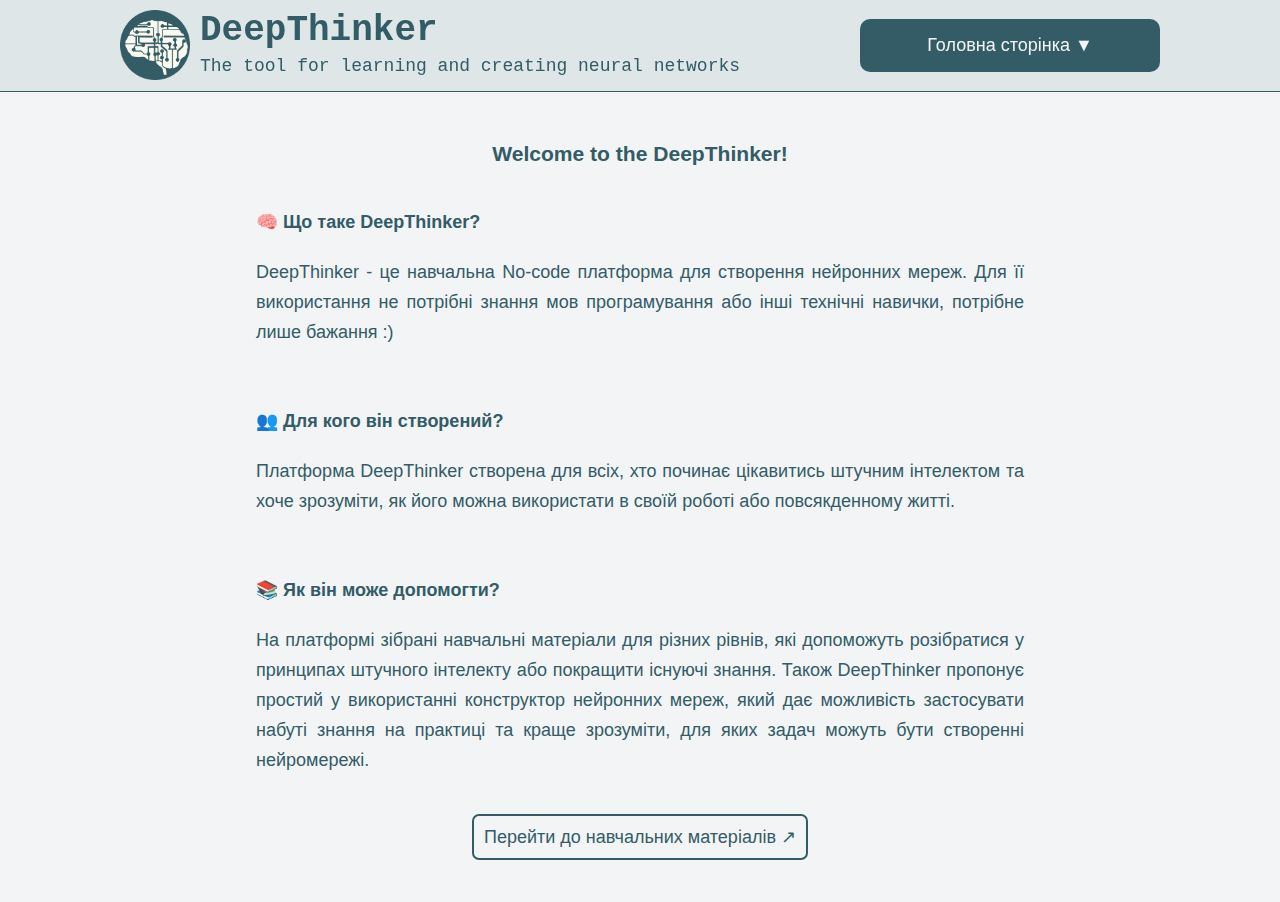
<file: index.html>
<!DOCTYPE html>
<html>
<head>
    <meta charset="utf-8" />
    <title>DeepThinker</title>
    <link href="images/favicon.ico" rel="icon" type="image/x-icon" />
    <link href="styles.css" rel="stylesheet" />
</head>
<body>
    <div class="header">
        <div class="left-side-header">
            <img src="images/logo.png" id="logo">
            <div>
                <h1 class="main-heading">DeepThinker</h1>
                <p class="main-description">The tool for learning and creating neural networks</p>
            </div>
        </div>
        <div class="right-side-header">
            <div class="menu">
                <button class="menu-btn">Головна сторінка ▼</button>
                <div class="menu-items">
                    <a href="materials.html">Навчальні матеріали</a>
                    <a href="instructions.html">Інструкція до платформи</a>
                    <a href="constructor.html">Конструктор НМ</a>
                </div>
            </div>
        </div>
    </div>

    <div class="main-container">
        <h3 class="centrify">Welcome to the DeepThinker!</h3>
        <br />
        <h4>🧠 Що таке DeepThinker?</h4>
        <p>DeepThinker - це навчальна No-code платформа для створення нейронних мереж. Для її використання не потрібні знання мов програмування або інші технічні навички, потрібне лише бажання :)</p>
        <br />
        <h4>👥 Для кого він створений?</h4>
        <p>Платформа DeepThinker створена для всіх, хто починає цікавитись штучним інтелектом та хоче зрозуміти, як його можна використати в своїй роботі або повсякденному житті.</p>
        <br />
        <h4>📚 Як він може допомогти?</h4>
        <p>На платформі зібрані навчальні матеріали для різних рівнів, які допоможуть розібратися у принципах штучного інтелекту або покращити існуючі знання. Також DeepThinker пропонує простий у використанні конструктор нейронних мереж, який дає можливість застосувати набуті знання на практиці та краще зрозуміти, для яких задач можуть бути створенні нейромережі.</p>
        <br />
        <a href="materials.html">
            <div class="centrify button">
                Перейти до навчальних матеріалів ↗
            </div>
        </a>
    </div>
<br><br>
</body>
</html>
</file>
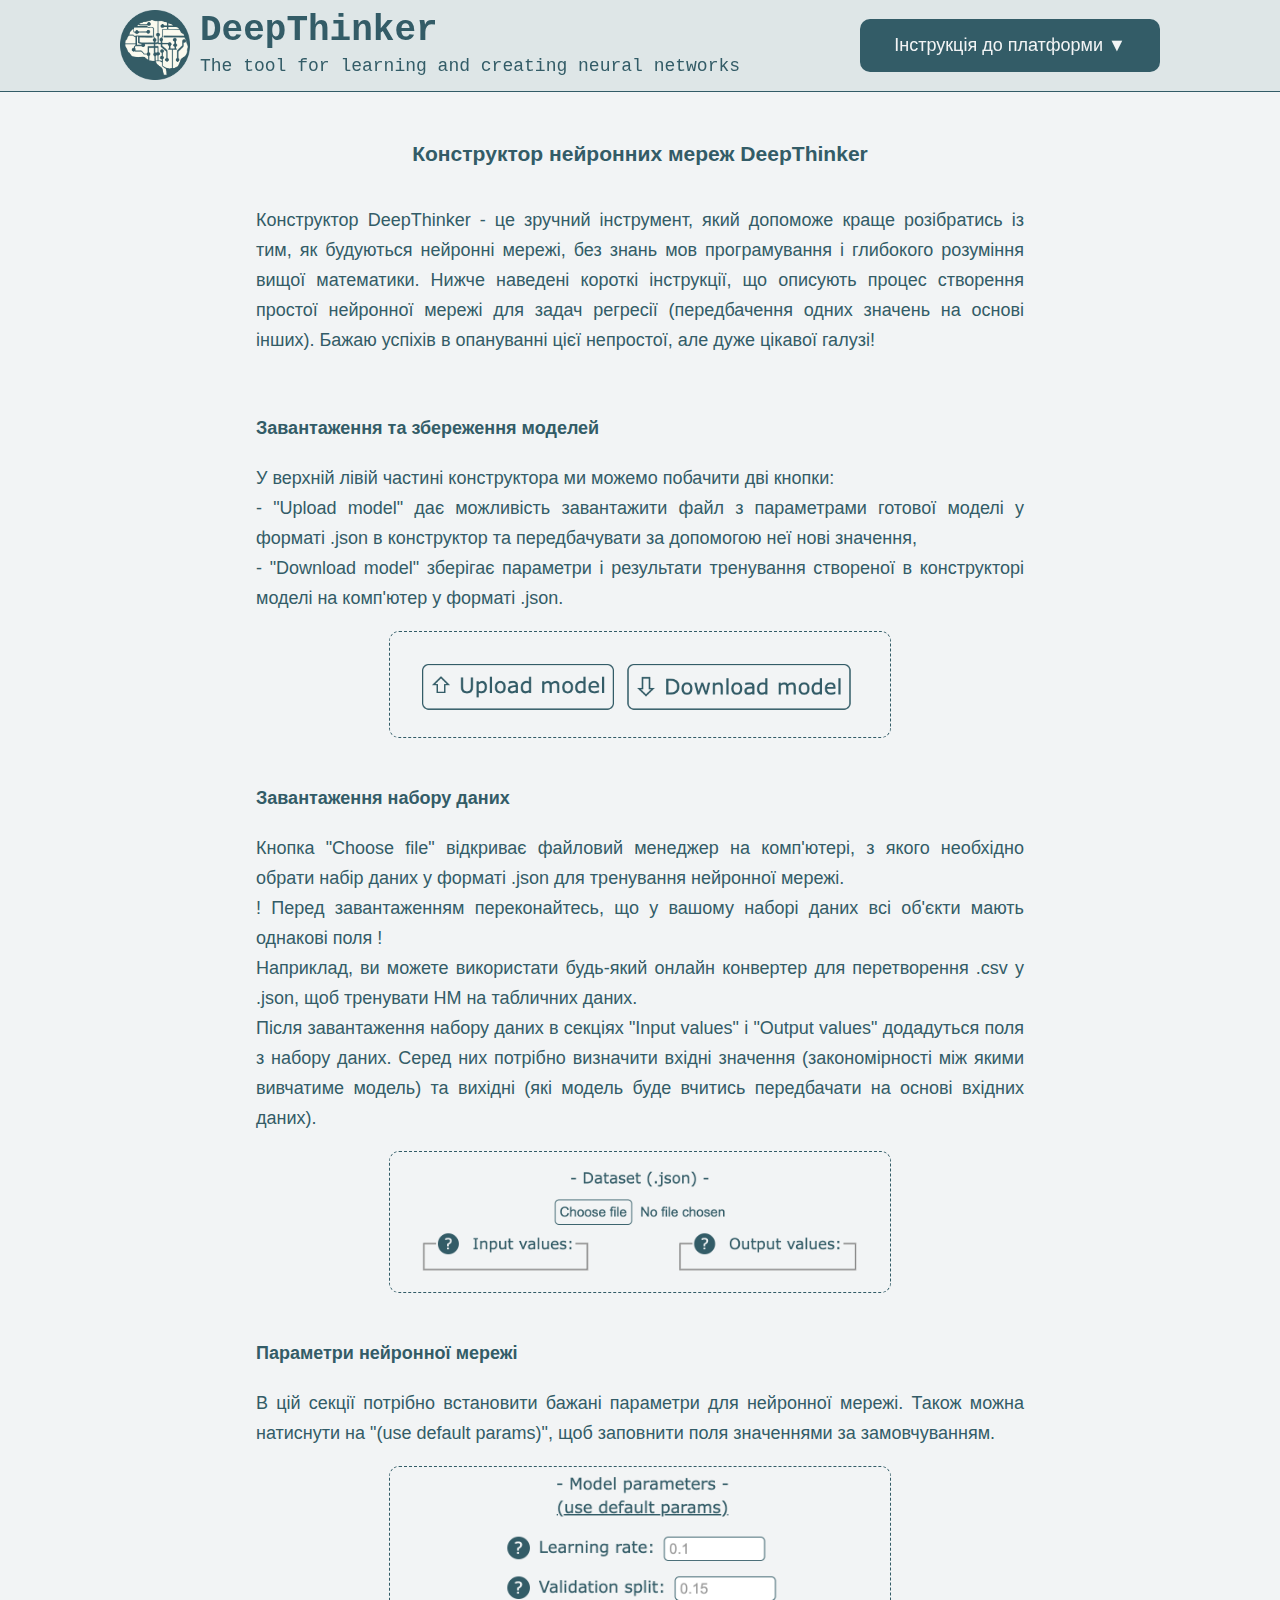
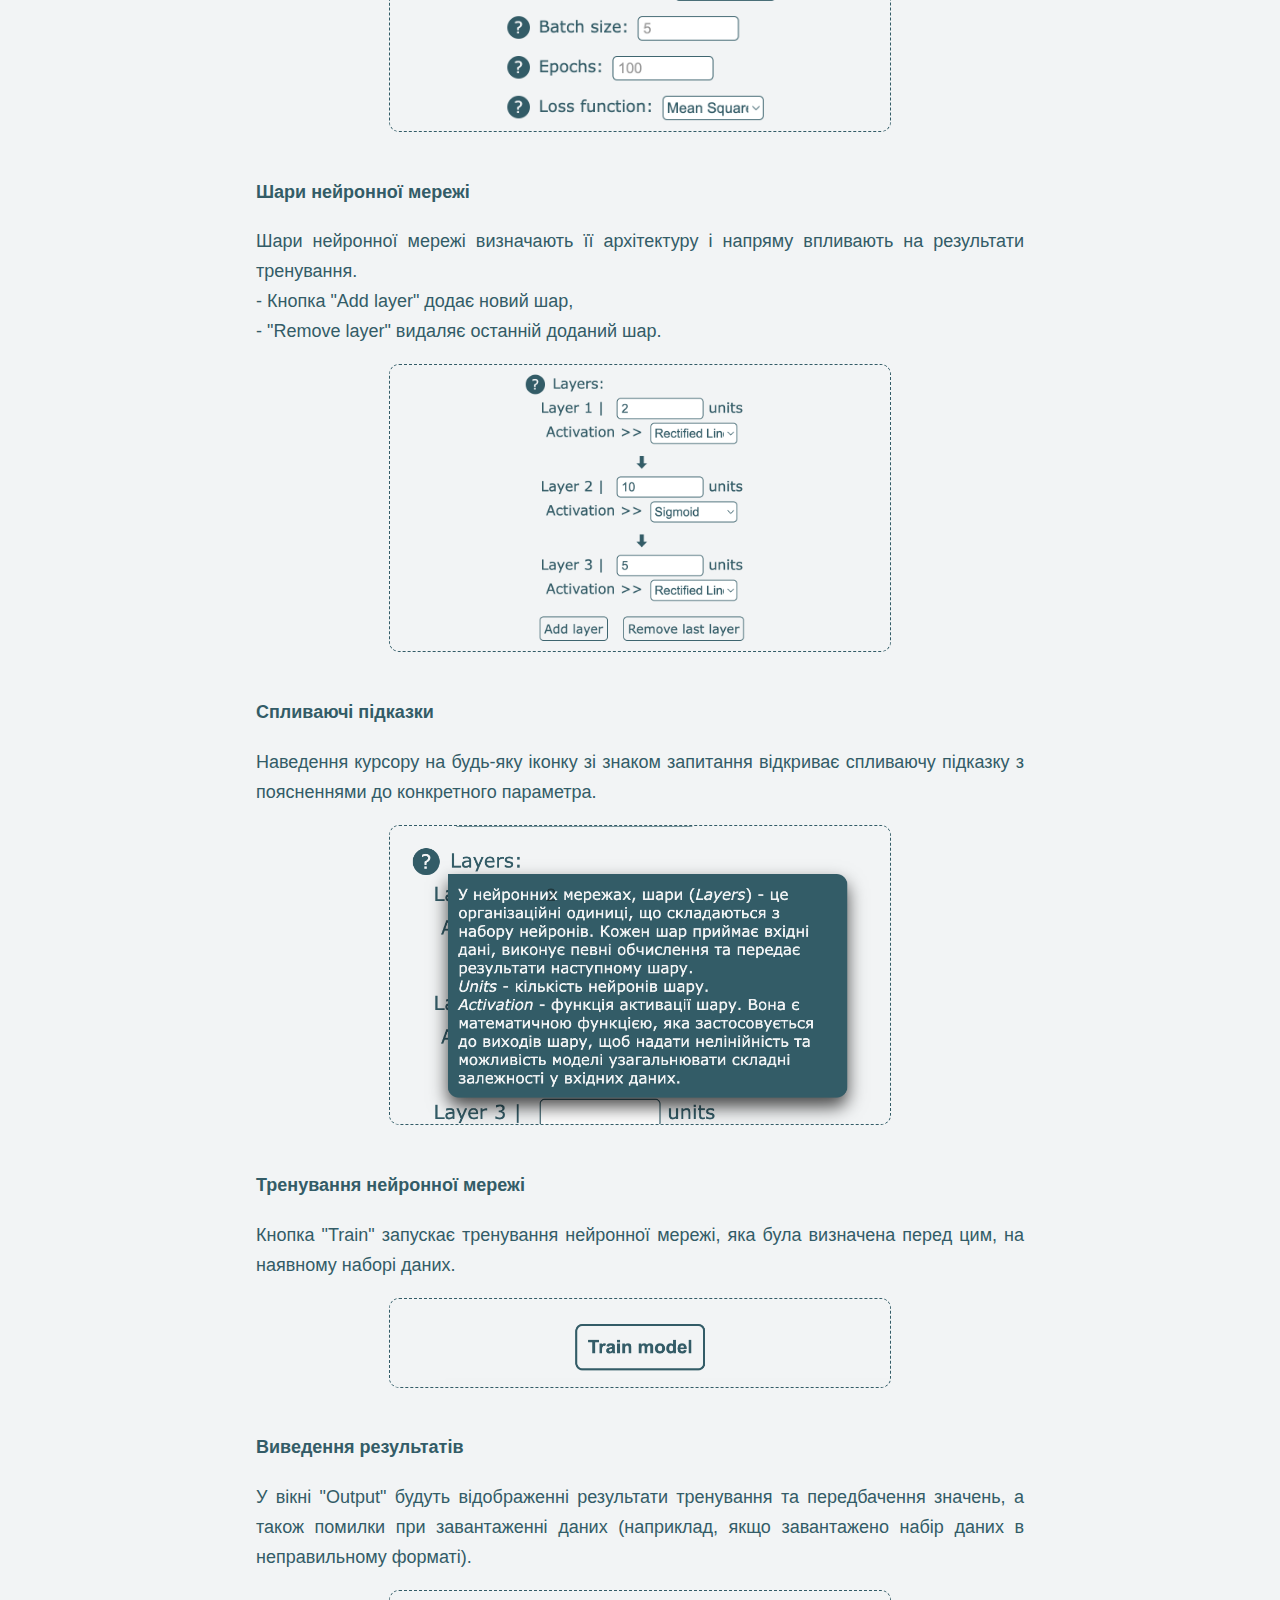
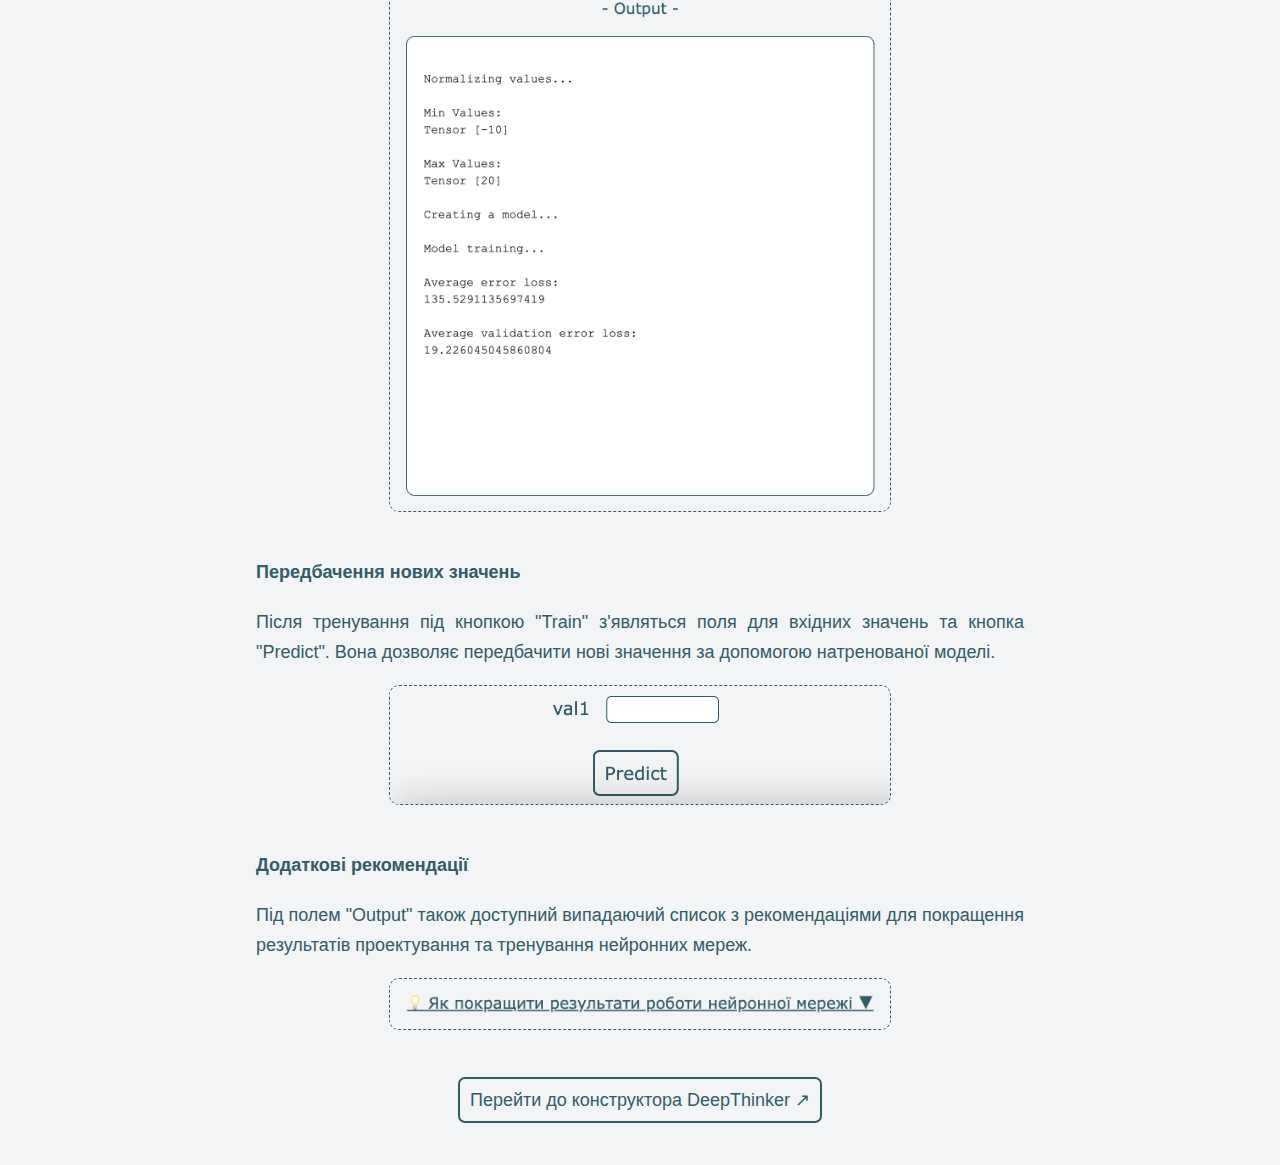
<file: instructions.html>
<!DOCTYPE html>
<html>
<head>
    <meta charset="utf-8" />
    <title>DeepThinker</title>
    <link href="images/favicon.ico" rel="icon" type="image/x-icon" />
    <link href="styles.css" rel="stylesheet" />
</head>
<body>
    <div class="header">
        <div class="left-side-header">
            <img src="images/logo.png" id="logo">
            <div>
                <h1 class="main-heading">DeepThinker</h1>
                <p class="main-description">The tool for learning and creating neural networks</p>
            </div>
        </div>
        <div class="right-side-header">
            <div class="menu">
                <button class="menu-btn">Інструкція до платформи ▼</button>
                <div class="menu-items">
                    <a href="index.html">Головна сторінка</a>
                    <a href="materials.html">Навчальні матеріали</a>
                    <a href="constructor.html">Конструктор НМ</a>
                </div>
            </div>
        </div>
    </div>
    <div class="main-container">
        <h3 class="centrify">Конструктор нейронних мереж DeepThinker</h3>

        <br>
        <p>Конструктор DeepThinker - це зручний інструмент, який допоможе краще розібратись із тим, як будуються нейронні мережі, без знань мов програмування і глибокого розуміння вищої математики. Нижче наведені короткі інструкції, що описують процес створення простої нейронної мережі для задач регресії (передбачення одних значень на основі інших). Бажаю успіхів в опануванні цієї непростої, але дуже цікавої галузі!</p>
        <br>

        <h4>Завантаження та збереження моделей</h4>
        <p>У верхній лівій частині конструктора ми можемо побачити дві кнопки: <br>
            - "Upload model" дає можливість завантажити файл з параметрами готової моделі у форматі .json в конструктор та передбачувати за допомогою неї нові значення, <br>
            - "Download model" зберігає параметри і результати тренування створеної в конструкторі моделі на комп'ютер у форматі .json.
        </p>
        <div class="instruction-image">
            <img src="images/load.png">
        </div>
        <br>

        <h4>Завантаження набору даних</h4>
        <p>Кнопка "Choose file" відкриває файловий менеджер на комп'ютері, з якого необхідно обрати набір даних у форматі .json для тренування нейронної мережі. <br>
            ! Перед завантаженням переконайтесь, що у вашому наборі даних всі об'єкти мають однакові поля ! <br>
            Наприклад, ви можете використати будь-який онлайн конвертер для перетворення .csv у .json, щоб тренувати НМ на табличних даних. <br>
            Після завантаження набору даних в секціях "Input values" і "Output values" додадуться поля з набору даних. Серед них потрібно визначити вхідні значення (закономірності між якими вивчатиме модель) та вихідні (які модель буде вчитись передбачати на основі вхідних даних).
        </p>
        <div class="instruction-image">
            <img src="images/dataset.png">
        </div>
        <br>

        <h4>Параметри нейронної мережі</h4>
        <p>В цій секції потрібно встановити бажані параметри для нейронної мережі. Також можна натиснути на "(use default params)", щоб заповнити поля значеннями за замовчуванням.</p>
        <div class="instruction-image">
            <img src="images/params.png">
        </div>
        <br>

        <h4>Шари нейронної мережі</h4>
        <p>Шари нейронної мережі визначають її архітектуру і напряму впливають на результати тренування. <br>
            - Кнопка "Add layer" додає новий шар, <br>
            - "Remove layer" видаляє останній доданий шар.
        </p>
        <div class="instruction-image">
            <img src="images/layers.png">
        </div>
        <br>

        <h4>Спливаючі підказки</h4>
        <p>Наведення курсору на будь-яку іконку зі знаком запитання відкриває спливаючу підказку з поясненнями до конкретного параметра.</p>
        <div class="instruction-image">
            <img src="images/tooltips.png">
        </div>
        <br>

        <h4>Тренування нейронної мережі</h4>
        <p>Кнопка "Train" запускає тренування нейронної мережі, яка була визначена перед цим, на наявному наборі даних.</p>
        <div class="instruction-image">
            <img src="images/train.png">
        </div>
        <br>

        <h4>Виведення результатів</h4>
        <p>У вікні "Output" будуть відображенні результати тренування та передбачення значень, а також помилки при завантаженні даних (наприклад, якщо завантажено набір даних в неправильному форматі).</p>
        <div class="instruction-image">
            <img src="images/output.png">
        </div>
        <br>

        <h4>Передбачення нових значень</h4>
        <p>Після тренування під кнопкою "Train" з'являться поля для вхідних значень та кнопка "Predict". Вона дозволяє передбачити нові значення за допомогою натренованої моделі.</p>
        <div class="instruction-image">
            <img src="images/predict.png">
        </div>
        <br>

        <h4>Додаткові рекомендації</h4>
        <p>Під полем "Output" також доступний випадаючий список з рекомендаціями для покращення результатів проектування та тренування нейронних мереж.</p>
        <div class="instruction-image">
            <img src="images/hints.png">
        </div>
        <br>

        <br />
        <a href="constructor.html">
            <div class="centrify button">
                Перейти до конструктора DeepThinker ↗
            </div></a>
    </div>
    <br><br>
</body>
</html>
</file>
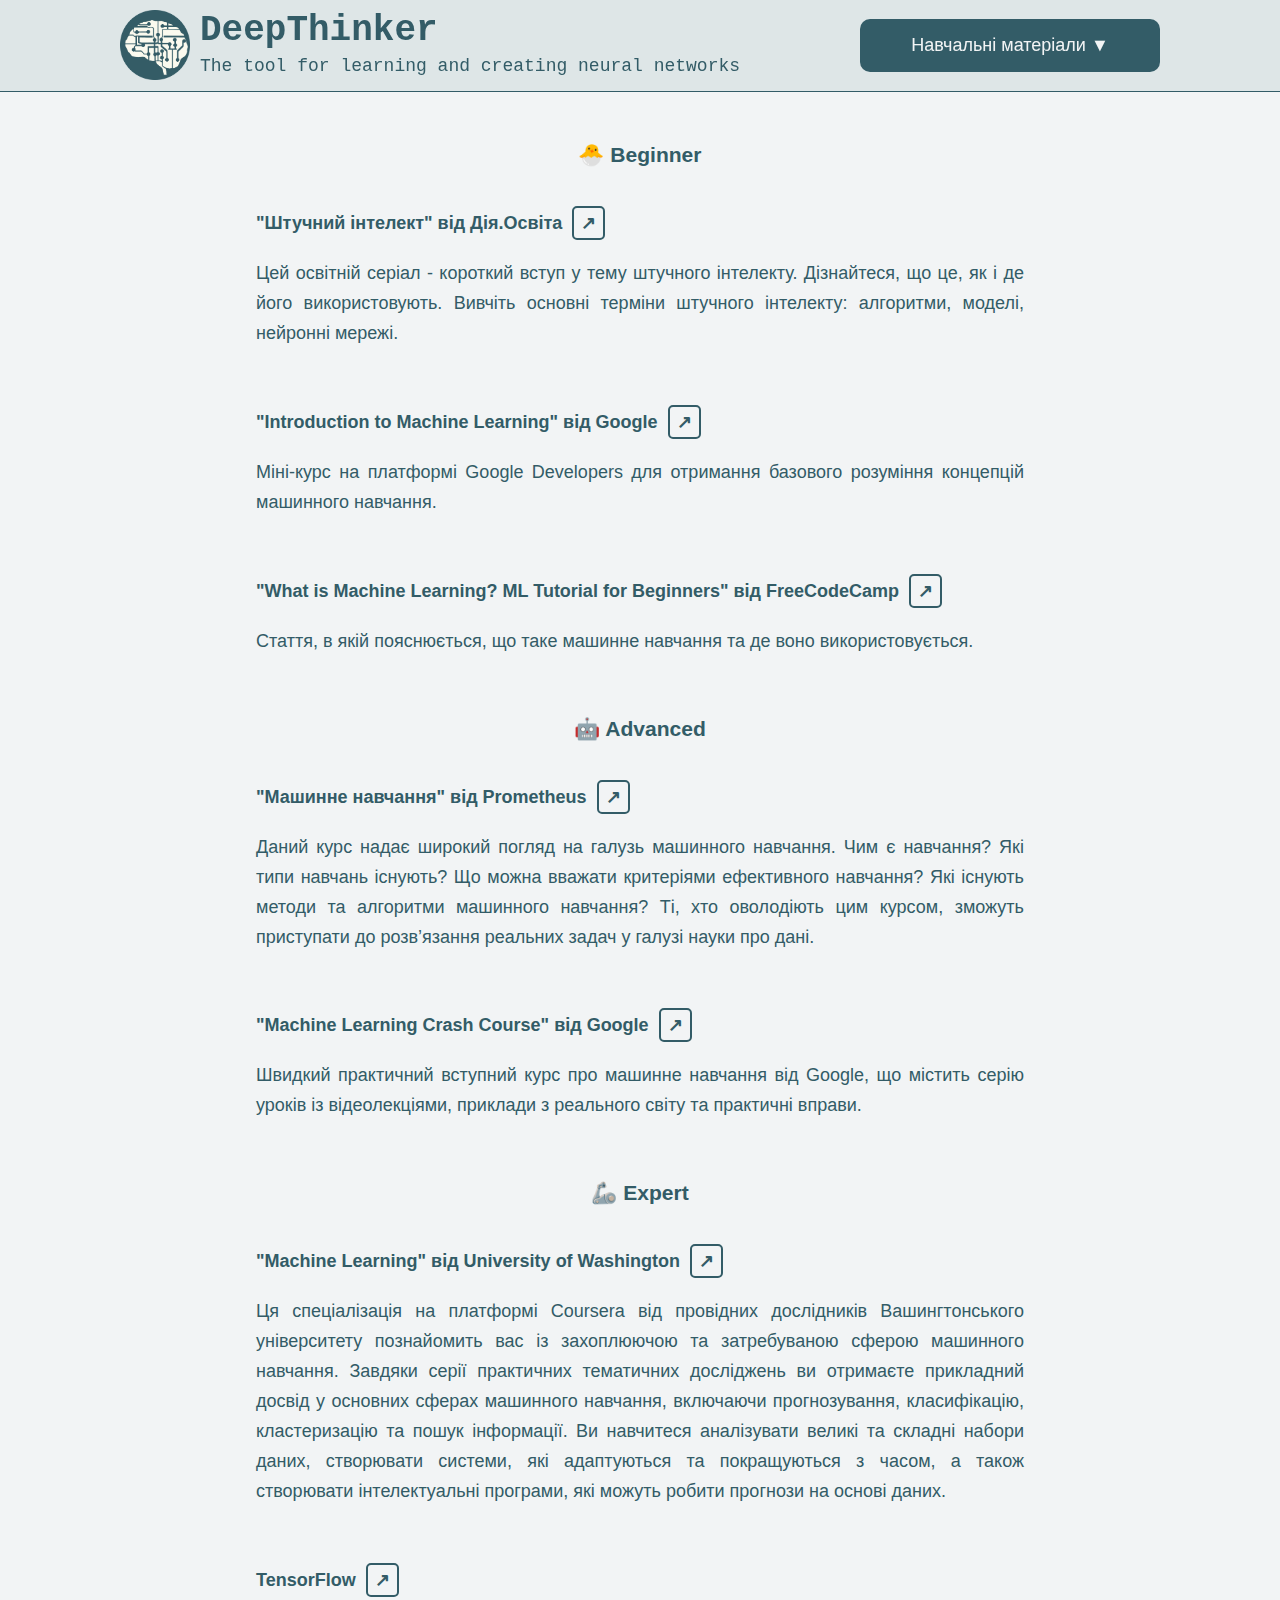
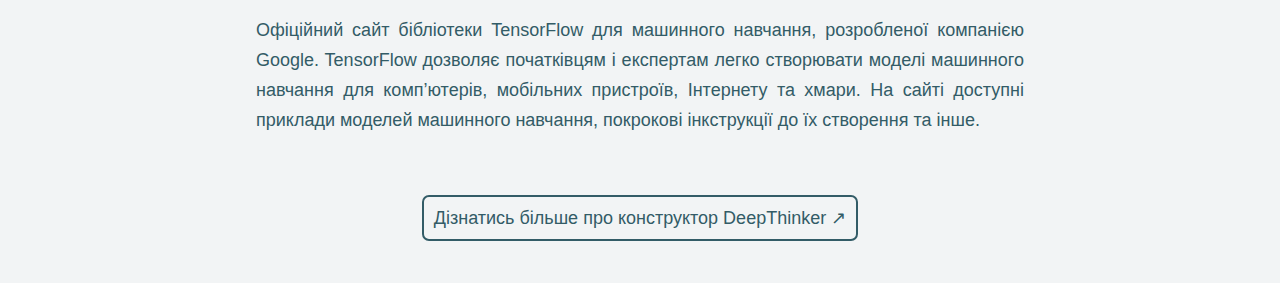
<file: materials.html>
<!DOCTYPE html>
<html>
<head>
    <meta charset="utf-8" />
    <title>DeepThinker</title>
    <link href="images/favicon.ico" rel="icon" type="image/x-icon" />
    <link href="styles.css" rel="stylesheet" />
</head>
<body>
    <div class="header">
        <div class="left-side-header">
            <img src="images/logo.png" id="logo">
            <div>
                <h1 class="main-heading">DeepThinker</h1>
                <p class="main-description">The tool for learning and creating neural networks</p>
            </div>
        </div>
        <div class="right-side-header">
            <div class="menu">
                <button class="menu-btn">Навчальні матеріали ▼</button>
                <div class="menu-items">
                    <a href="index.html">Головна сторінка</a>
                    <a href="instructions.html">Інструкція до платформи</a>
                    <a href="constructor.html">Конструктор НМ</a>
                </div>
            </div>
        </div>
    </div>
    <div class="main-container">

        <h3 class="centrify">🐣 Beginner</h3><br />

        <h4><a target="_blank" href="https://osvita.diia.gov.ua/courses/artificial-intelligence">
        "Штучний інтелект" від Дія.Освіта<span class="goto-button">↗</span></a></h4>
        <p>Цей освітній серіал - короткий вступ у тему штучного інтелекту. Дізнайтеся, що це, як і де його використовують. Вивчіть основні терміни штучного інтелекту: алгоритми, моделі, нейронні мережі.</p>
        <br />
        <h4><a target="_blank" href="https://developers.google.com/machine-learning/intro-to-ml/">
        "Introduction to Machine Learning" від Google<span class="goto-button">↗</span></a></h4>
        <p>Міні-курс на платформі Google Developers для отримання базового розуміння концепцій машинного навчання.</p>
        <br />
        <h4><a target="_blank" href="https://www.freecodecamp.org/news/what-is-machine-learning-for-beginners/">
        "What is Machine Learning? ML Tutorial for Beginners" від FreeCodeCamp<span class="goto-button">↗</span></a></h4>
        <p>Стаття, в якій пояснюється, що таке машинне навчання та де воно використовується.</p>
        <br /><br />

        <h3 class="centrify">🤖 Advanced</h3><br />

        <h4><a target="_blank" href="https://prometheus.org.ua/course/course-v1:IRF+ML101+2016_T3">
        "Машинне навчання" від Prometheus<span class="goto-button">↗</span></a></h4>
        <p>Даний курс надає широкий погляд на галузь машинного навчання. Чим є навчання? Які типи навчань існують? Що можна вважати критеріями ефективного навчання? Які існують методи та алгоритми машинного навчання? Ті, хто оволодіють цим курсом, зможуть приступати до розв’язання реальних задач у галузі науки про дані.</p>
        <br />

        <h4><a target="_blank" href="https://developers.google.com/machine-learning/crash-course">
        "Machine Learning Crash Course" від Google<span class="goto-button">↗</span></a></h4>
        <p>Швидкий практичний вступний курс про машинне навчання від Google, що містить серію уроків із відеолекціями, приклади з реального світу та практичні вправи.</p>
        <br /><br />


        <h3 class="centrify">🦾 Expert</h3><br />

        <h4><a target="_blank" href="https://www.coursera.org/specializations/machine-learning">
        "Machine Learning" від University of Washington<span class="goto-button">↗</span></a></h4>
        <p>Ця спеціалізація на платформі Coursera від провідних дослідників Вашингтонського університету познайомить вас із захоплюючою та затребуваною сферою машинного навчання. Завдяки серії практичних тематичних досліджень ви отримаєте прикладний досвід у основних сферах машинного навчання, включаючи прогнозування, класифікацію, кластеризацію та пошук інформації. Ви навчитеся аналізувати великі та складні набори даних, створювати системи, які адаптуються та покращуються з часом, а також створювати інтелектуальні програми, які можуть робити прогнози на основі даних.</p>
        <br />

        <h4><a target="_blank" href="https://www.tensorflow.org/">
        TensorFlow<span class="goto-button">↗</span></a></h4>
        <p>Офіційний сайт бібліотеки TensorFlow для машинного навчання, розробленої компанією Google. TensorFlow дозволяє початківцям і експертам легко створювати моделі машинного навчання для комп’ютерів, мобільних пристроїв, Інтернету та хмари. На сайті доступні приклади моделей машинного навчання, покрокові інкструкції до їх створення та інше.</p>
        <br /><br />

        <a href="instructions.html">
            <div class="centrify button">
                Дізнатись більше про конструктор DeepThinker ↗
            </div>
        </a>
    </div>
    <br><br>
</body>
</html>
</file>
<file: styles.css>
body {
    font-size: 18px;
    color: #335c67;
    background-color: #f2f4f5;
    font-family: Verdana, Geneva, Tahoma, sans-serif;
    margin: 0;
}

p {
    line-height: 30px;
    text-align: justify;
}

.centrify {
    text-align: center;
    margin: auto;
}

a {
    color: #335c67;
    text-decoration: none;
}

.button {
    color: #335c67;
    border: 2px solid #335c67;
    border-radius: 7px;
    width: fit-content;
    padding: 10px;
    font-size: 18px;
    background-color: #f2f4f5;
}

.button:hover, .goto-button:hover {
    background-color: #ddd;
}

.small {
    border: 1px solid #335c67;
    border-radius: 5px;
    padding: 5px;
    font-size: 16px;
}

.row {
    display: flex;
    justify-content: center;
    margin: 10px;
}

#add-layer, #remove-layer {
    margin: 10px;
}

#logo {
    width: 70px;
    height: 70px;
    vertical-align: middle;
    margin-right: 10px;
}

.main-heading, .main-description {
    margin-top: 0;
    margin-bottom: 0;
    font-family: Courier New, Courier, monospace;
}

.menu-btn {
    background-color: #335c67;
    color: #f2f4f5;
    padding: 16px;
    font-size: 18px;
    border: none;
    border-radius: 10px;
    width: 300px;
    min-width: 100px;
}

.menu {
    position: relative;
    display: inline-block;
    vertical-align: middle;
}

.menu-items {
    display: none;
    position: absolute;
    background-color: #f2f4f5;
    min-width: 160px;
    box-shadow: 0px 8px 16px 0px rgba(0,0,0,0.7);
    z-index: 1;
    border-radius: 10px;
    width: 300px;
}

.menu-items a {
    color: #335c67;
    padding: 12px 16px;
    text-decoration: none;
    display: block;
}

.menu-items a:hover {
    background-color: #ddd;
    border-radius: 10px;
}

.menu:hover .menu-items {
    display: block;
    border-radius: 10px;
}

.header {
    width: 100%;
    position: sticky;
    top: 0;
    z-index: 999;
    display: flex;
    justify-content: space-between;
    padding: 10px 0;
    background-color: rgba(220, 228, 230, 0.9);
    border-bottom: 1px solid #335c67;
}

.right-side-header {
    vertical-align: middle;
    margin: auto 0;
}

.header {
    justify-content: space-evenly;
}

.left-side-header {
    justify-content: center;
    display: flex;
}

hr {
    height: 1px;
    background-color: #335c67;
    border: none;
}

.main-container {
    padding: 0 20vw;
    margin-top: 50px;
    justify-content: center;
}

.goto-button {
    border: 2px solid #335c67;
    border-radius: 5px;
    padding: 5px 7px;
    margin-left: 10px;
}

.instruction-image {
    text-align: center;
}

.instruction-image img {
    max-width: 500px;
    border: 1px dashed #335c67;
    border-radius: 10px;
}

#constructor, #input-output {
    display: flex;
    justify-content: space-evenly;
}

#model, #output-window {
    width: 50%;
}

form {
    margin-top: 50px;
    text-align: center;
}

#upload-model, #download-model {
    margin: 5px;
}

.space-above {
    margin-top: 50px;
}

.small-model-divider {
    width: 30%;
    margin: 20px auto;
}

#dataset-file {
    margin-left: 100px;
}

input[type="file"] {
    font-size: 16px;
    margin: auto;
    text-align: center;
}

input::file-selector-button {
    color: #335c67;
    background-color: #f2f4f5;
    border: 1px solid #335c67;
    border-radius: 5px;
    padding: 5px;
    font-size: 16px;
    margin: 15px 10px 10px 0px;
}

input::file-selector-button:hover {
    background-color: #ddd;
}

#input-values, #output-values {
    text-align: left;
}

#input-values .tooltip, #output-values .tooltip {
    text-align: center;
}

#default:hover, #open-hints:hover {
    border-radius: 5px;
    background-color: rgba(51,92,103,0.1);
}

.tooltip-input {
    margin: auto;
    width: 300px;
    display: flex;
    justify-content: normal;
    vertical-align: middle;
}

.tooltip {
    position: relative;
    display: inline-block;
    border: 1px solid #335c67;
    background-color: #335c67;
    color: #f2f4f5;
    width: 23px;
    height: 20px;
    border-radius: 100px;
    margin-right: 10px;
    padding-bottom: 3px;
}

.tooltip .tooltiptext {
    font-size: 14px;
    visibility: hidden;
    width: 350px;
    background-color: #335c67;
    color: #f2f4f5;
    text-align: left;
    padding: 10px 10px;
    border-radius: 0 10px 10px 10px;
    position: absolute;
    top: 100%;
    left: 50%;
    margin-left: 20px;
    box-shadow: 0px 8px 16px 0px rgba(0,0,0,0.7);
}

.tooltip:hover .tooltiptext {
    visibility: visible;
}

.number-parameter {
    padding: 5px;
    border: 1px solid #335c67;
    border-radius: 5px;
    width: 100px;
    height: 15px;
    color: #335c67;
    font-size: 16px;
    margin-left: 10px;
}

.number-parameter::placeholder {
    opacity: 0.4;
    color: black;
}

select {
    width: 112px !important;
    height: 27px !important;
    padding: unset !important;
}

.layer, .activation {
    margin-top: 5px;
}

.arrow {
    margin-top: 10px;
}

#remove-layer {
    visibility: hidden;
}

#train-button {
    font-weight: bold;
}

.predict-value {
    margin-bottom: 5px;
}

.output-heading {
    text-align: center;
}

#output-section {
    font-size: 14px;
    line-height: 20px;
    text-align: left;
    width: 70%;
    height: 500px;
    margin: auto;
    padding: 20px;
    color: black;
    font-family: Courier New, Courier, monospace;
    background-color: white;
    border: 1px solid #335c67;
    border-radius: 10px;
    overflow-y: scroll;
}

#output-window {
    text-align: center;
}

#hints-list {
    font-size: 16px;
    text-align: justify;
    width: 80%;
    line-height: 20px;
    display: none;
}

.hint {
    margin-top: 10px;
}
</file>
